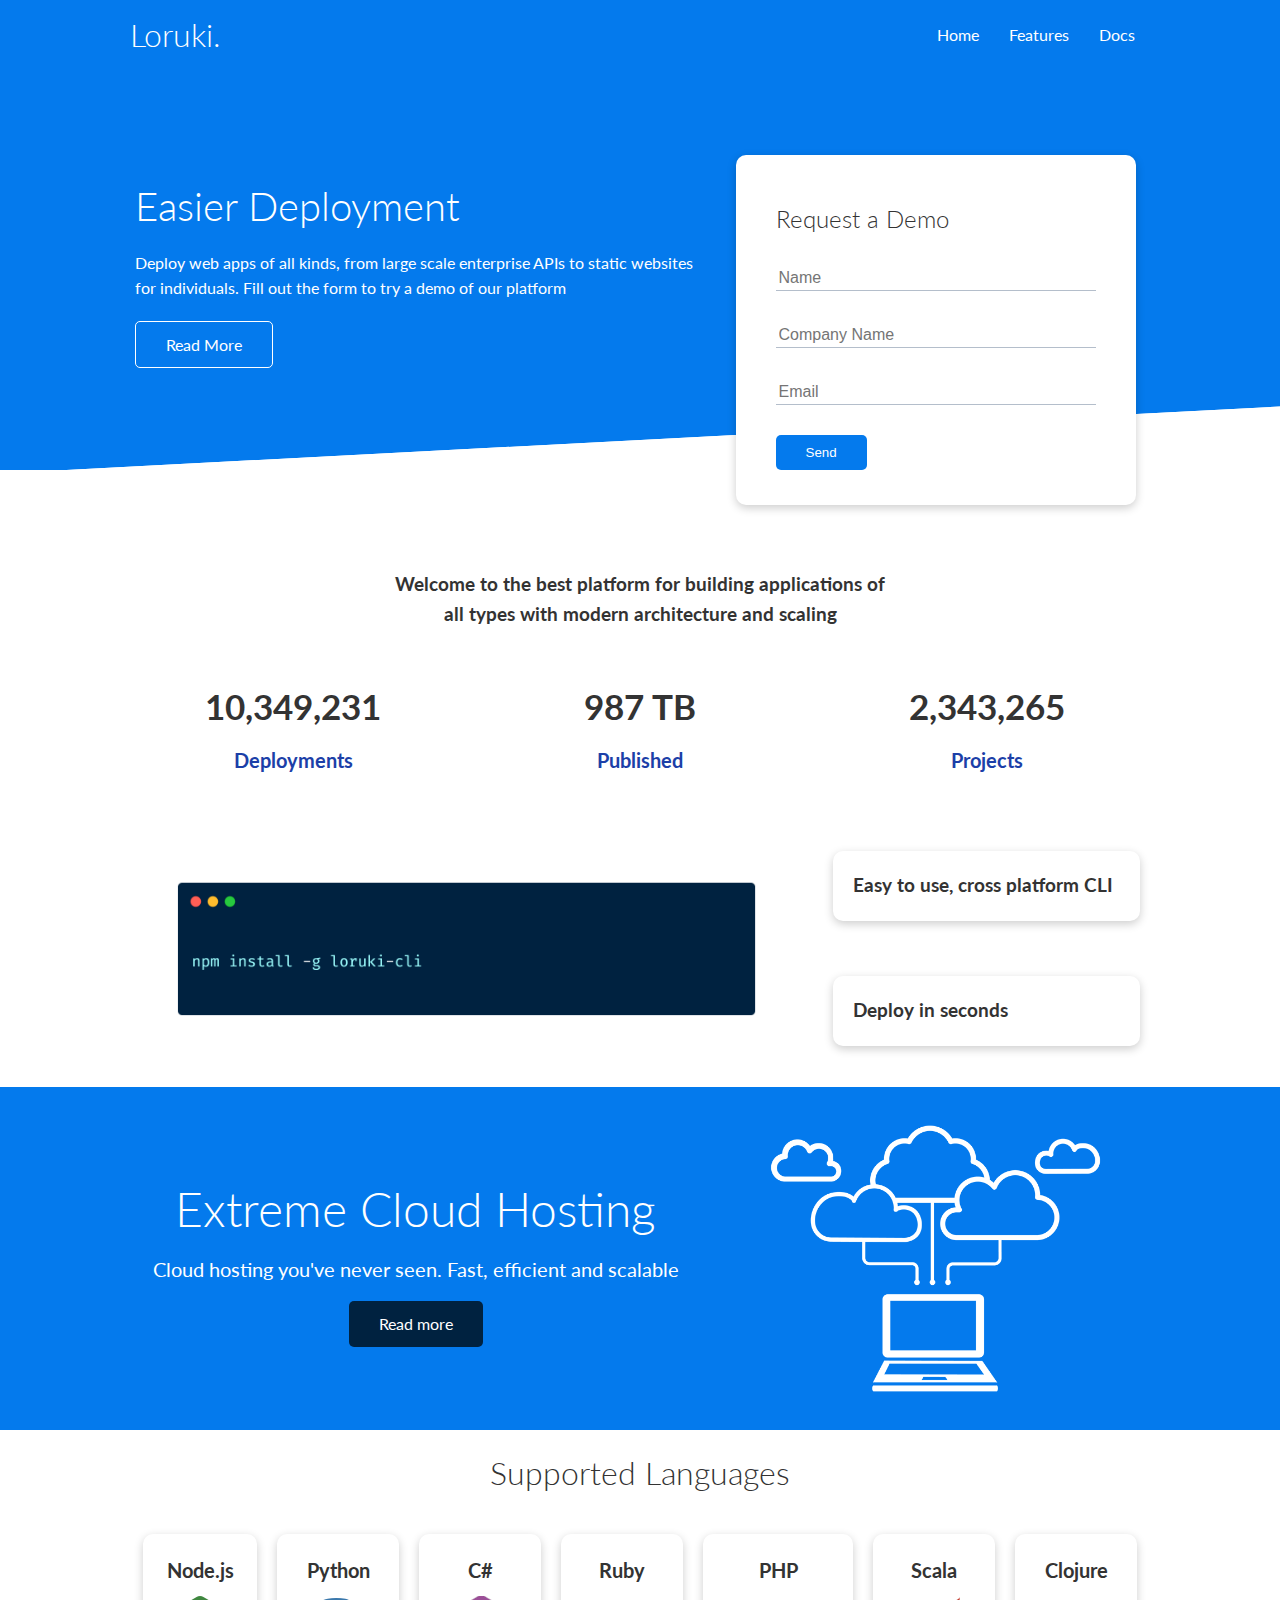
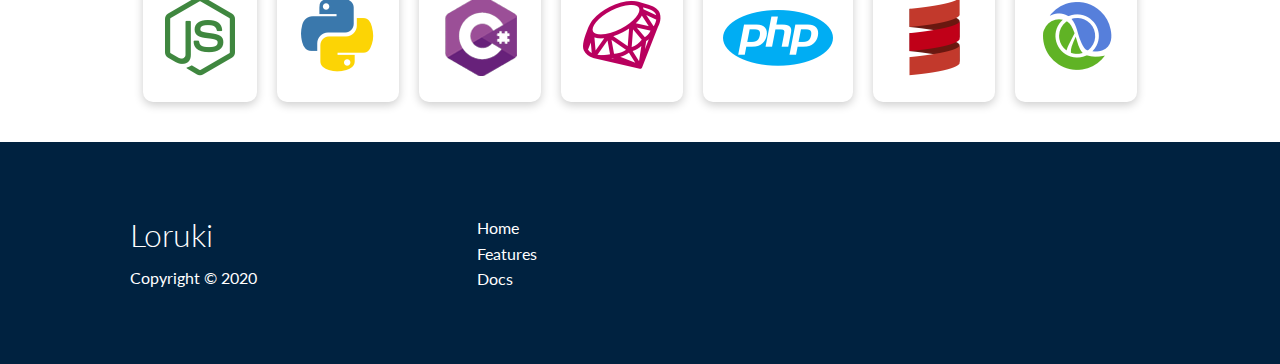
<file: index.html>
<!DOCTYPE html>
<html lang="en">
<head>
    <meta charset="UTF-8">
    <meta name="viewport" content="width=device-width, initial-scale=1.0">
    <link rel="stylesheet" href="https://cdnjs.cloudflare.com/ajax/libs/font-awesome/5.15.1/css/all.min.css" integrity="sha512-+4zCK9k+qNFUR5X+cKL9EIR+ZOhtIloNl9GIKS57V1MyNsYpYcUrUeQc9vNfzsWfV28IaLL3i96P9sdNyeRssA==" crossorigin="anonymous" />
    <link rel="stylesheet" href="css/utilities.css">
    <link rel="stylesheet" href="css/style.css">
    <title>Loruki | Cloud hosting for everyone</title>
</head>
<body>
    <div class="navbar">
        <div class="container flex">
            <h1 class="logo">Loruki.</h1>
            <nav>
                <ul>
                    <li><a href="index.html">Home</a></li>
                    <li><a href="features.html">Features</a></li>
                    <li><a href="docs.html">Docs</a></li>
                </ul>
            </nav>
        </div>
    </div>
    
    <section class="showcase">
        <div class="container grid">
            <div class="showcase-text">
                <h1>Easier Deployment</h1>
                <p>Deploy web apps of all kinds, from large scale enterprise APIs to static websites for individuals. Fill out the form to try a demo of our platform</p>
                <a href="features.html" class="btn btn-outline">Read More</a>
            </div>
            <div class="showcase-form card">
                <h2>Request a Demo</h2>
                <form name="contact" method="POST" data-netlify="true" netlify-honeypot="bot-field">
                    <input type="hidden" name="form-name" value="contact">
                    <div class="form-control">
                        <input type="text" name="name" placeholder="Name" required>
                    </div>
                    <div class="form-control">
                        <input type="text" name="company" placeholder="Company Name" required>
                    </div>
                    <div class="form-control">
                        <input type="email" name="email" placeholder="Email" required>
                    </div>
                    <input type="submit" value="Send" class="btn btn-primary">
                </form>
            </div>
        </div>
    </section>

    <!-- Stats -->
    <section class="stats">
        <div class="container">
            <h3 class="stats-heading text-center my-1">
                Welcome to the best platform for building applications of all types with modern architecture and scaling
            </h3>
            <div class="grid grid-3 text-center my-4">
                <div>
                    <i class="fas fa-server fa-3x"></i>
                    <h3>10,349,231</h3>
                    <p class="text-secondary">Deployments</p>
                </div>
                <div>
                    <i class="fas fa-upload fa-3x"></i>
                    <h3>987 TB</h3>
                    <p class="text-secondary">Published</p>
                </div>
                <div>
                    <i class="fas fa-project-diagram fa-3x"></i>
                    <h3>2,343,265</h3>
                    <p class="text-secondary">Projects</p>
                </div>
            </div>
        </div>
    </section>

    <section class="cli">
        <div class="container grid">
            <img src="images/cli.png" alt="">
            <div class="card">
                <h3>Easy to use, cross platform CLI</h3>
            </div>
            <div class="card">
                <h3>Deploy in seconds</h3>
            </div>
        </div>
    </section>
    
    <section class="cloud bg-primary my-2 py-2">
        <div class="container grid">
            <div class="text-center">
                <h2 class="lg">Extreme Cloud Hosting</h2>
                <p class="lead my-1">Cloud hosting you've never seen. Fast, efficient and scalable</p>
                <a href="features.html" class="btn btn-dark">Read more</a>
            </div>
            <img src="images/cloud.png" alt="">
        </div>
    </section>

    <!-- Languages -->
    <section class="languages">
        <h2 class="md text-center my-2">
            Supported Languages
        </h2>
        <div class="container flex">
            <div class="card">
                <h4>Node.js</h4>
                <img src="images/logos/node.png" alt="">
            </div>
            <div class="card">
                <h4>Python</h4>
                <img src="images/logos/python.png" alt="">
              </div>
              <div class="card">
                <h4>C#</h4>
                <img src="images/logos/csharp.png" alt="">
              </div>
              <div class="card">
                <h4>Ruby</h4>
                <img src="images/logos/ruby.png" alt="">
              </div>
              <div class="card">
                <h4>PHP</h4>
                <img src="images/logos/php.png" alt="">
              </div>
              <div class="card">
                <h4>Scala</h4>
                <img src="images/logos/scala.png" alt="">
              </div>
              <div class="card">
                <h4>Clojure</h4>
                <img src="images/logos/clojure.png" alt="">
              </div>
        </div>
    </section>

    <footer class="footer bg-dark py-5">
        <div class="container grid grid-3">
            <div>
                <h1>Loruki</h1>
                <p>Copyright &copy; 2020</p>
            </div>
            <nav>
                <ul>
                    <li><a href="index.html">Home</a></li>
                    <li><a href="features.html">Features</a></li>
                    <li><a href="docs.html">Docs</a></li>
                </ul>
            </nav>
            <div class="social">
                <a href="#"><i class="fab fa-twitter fa-2x"></i></a>
                <a href="#"><i class="fab fa-facebook fa-2x"></i></a>
                <a href="#"><i class="fab fa-github fa-2x"></i></a>
                <a href="#"><i class="fab fa-instagram fa-2x"></i></a>
            </div>
        </div>
    </footer>
</body>
</html>
</file>
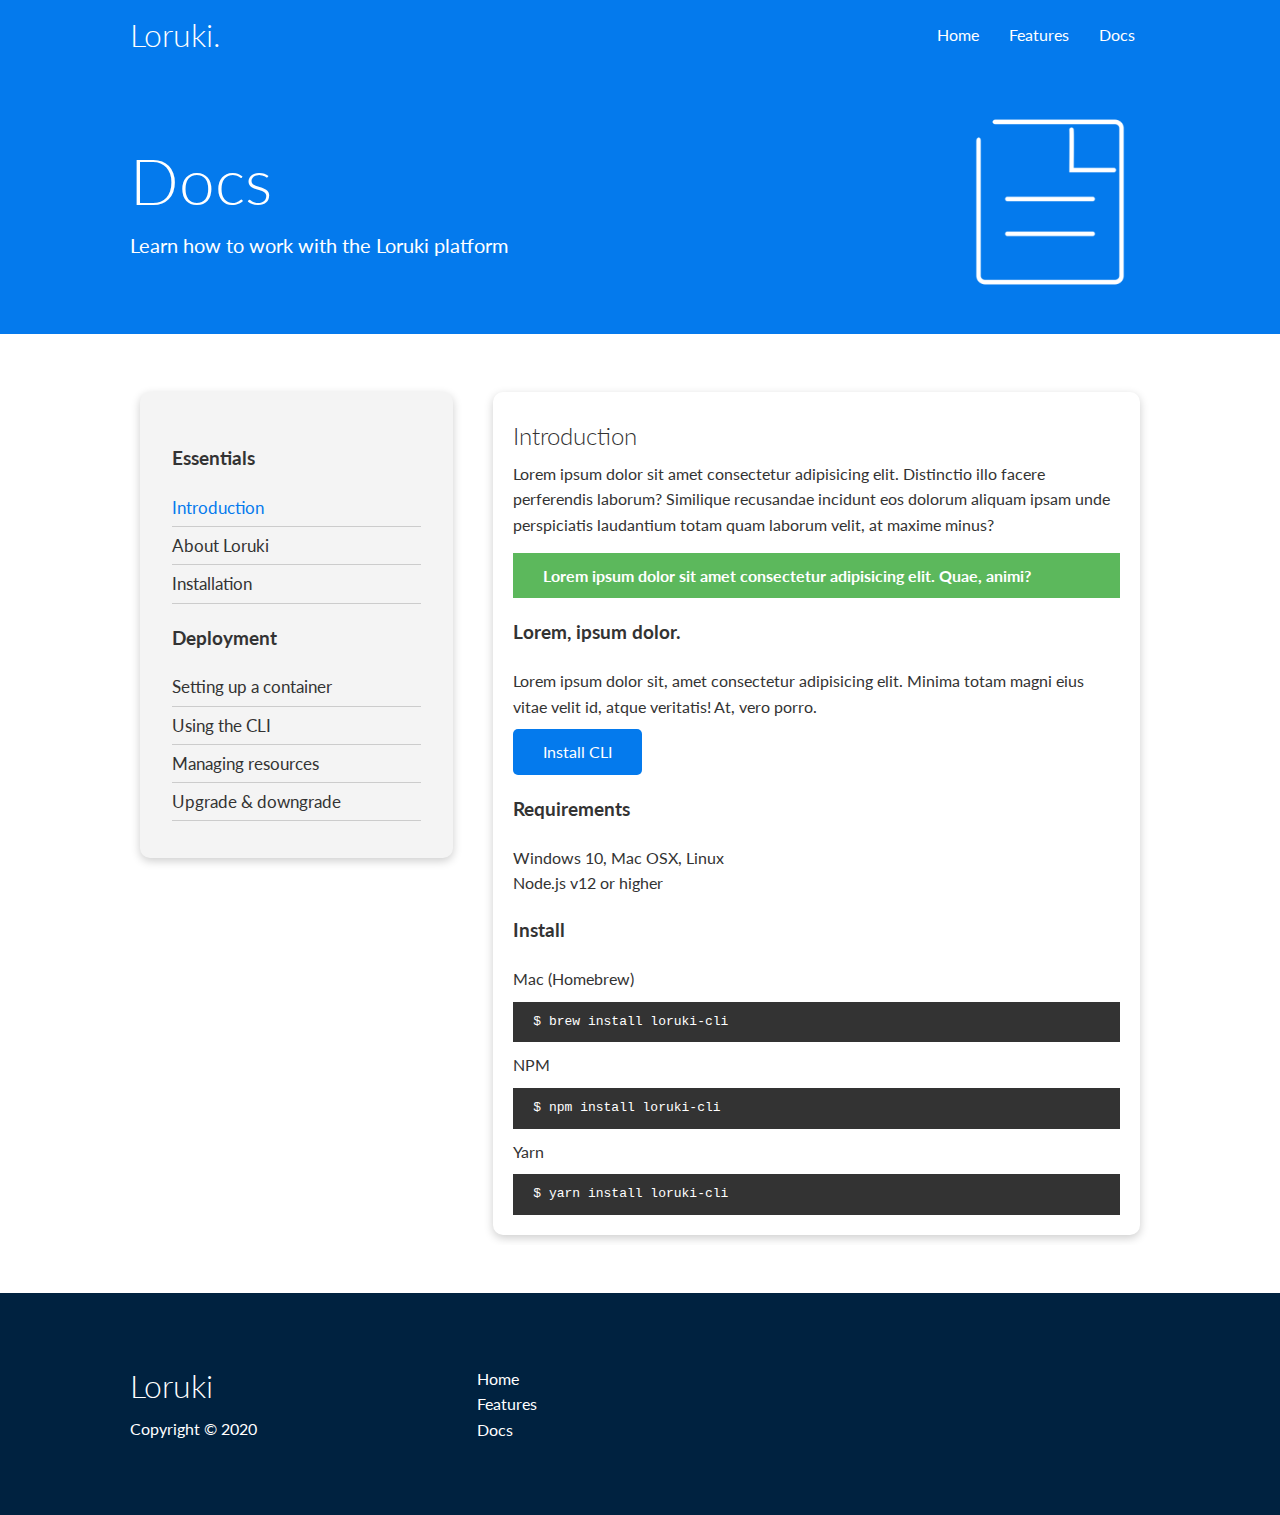
<file: docs.html>
<!DOCTYPE html>
<html lang="en">
<head>
    <meta charset="UTF-8">
    <meta name="viewport" content="width=device-width, initial-scale=1.0">
    <link rel="stylesheet" href="https://cdnjs.cloudflare.com/ajax/libs/font-awesome/5.15.1/css/all.min.css" integrity="sha512-+4zCK9k+qNFUR5X+cKL9EIR+ZOhtIloNl9GIKS57V1MyNsYpYcUrUeQc9vNfzsWfV28IaLL3i96P9sdNyeRssA==" crossorigin="anonymous" />
    <link rel="stylesheet" href="css/utilities.css">
    <link rel="stylesheet" href="css/style.css">
    <title>Loruki | Cloud hosting for everyone</title>
</head>
<body>
    <div class="navbar">
        <div class="container flex">
            <h1 class="logo">Loruki.</h1>
            <nav>
                <ul>
                    <li><a href="index.html">Home</a></li>
                    <li><a href="features.html">Features</a></li>
                    <li><a href="docs.html">Docs</a></li>
                </ul>
            </nav>
        </div>
    </div>

<!-- Head -->
    <section class="docs-head bg-primary py-3">
        <div class="container grid">
            <div>
                <h1 class="xl">Docs</h1>
                <p class="lead">
                   Learn how to work with the Loruki platform
                </p>
            </div>
            <img src="images/docs.png" alt="">
        </div>
    </section>

 <!-- Docs main -->
 <section class="docs-main my-4">
     <div class="container grid">
         <div class="card bg-light p-3">
             <h3 class="my-2">Essentials</h3>
             <nav>
                <ul>
                    <li><a class="text-primary" href="#">Introduction</a></li>
                    <li><a href="#">About Loruki</a></li>
                    <li><a href="#">Installation</a></li>
                </ul>
            </nav>
            <h3 class="my-2">Deployment</h3>
            <nav>
                <ul>
                    <li><a href="#">Setting up a container</a></li>
                        <li><a href="#">Using the CLI</a></li>
                        <li><a href="#">Managing resources</a></li>
                        <li><a href="#">Upgrade & downgrade</a></li>
                </ul>
            </nav>
         </div>
         <div class="card">
            <h2>Introduction</h2>
            <p>Lorem ipsum dolor sit amet consectetur adipisicing elit. Distinctio illo facere perferendis laborum? Similique recusandae incidunt eos dolorum aliquam ipsam unde perspiciatis laudantium totam quam laborum velit, at maxime minus?</p>

            <div class="alert alert-success">
                <i class="fas fa-info"></i> Lorem ipsum dolor sit amet consectetur adipisicing elit. Quae, animi?
            </div>

            <h3>Lorem, ipsum dolor.</h3>
            <p>Lorem ipsum dolor sit, amet consectetur adipisicing elit. Minima totam magni eius vitae velit id, atque veritatis! At, vero porro.</p>
            <a href="#" class="btn btn-primary">Install CLI</a>

            <h3>Requirements</h3>
            <ul>
                <li>Windows 10, Mac OSX, Linux</li>
                <li>Node.js v12 or higher</li>
            </ul>

            <h3>Install</h3>
            <p>Mac (Homebrew)</p>
            <pre><code>$ brew install loruki-cli</code></pre>
            <p>NPM</p>
            <pre><code>$ npm install loruki-cli</code></pre>
            <p>Yarn</p>
            <pre><code>$ yarn install loruki-cli</code></pre>

         </div>
     </div>
 </section>


    <footer class="footer bg-dark py-5">
        <div class="container grid grid-3">
            <div>
                <h1>Loruki</h1>
                <p>Copyright &copy; 2020</p>
            </div>
            <nav>
                <ul>
                    <li><a href="index.html">Home</a></li>
                    <li><a href="features.html">Features</a></li>
                    <li><a href="docs.html">Docs</a></li>
                </ul>
            </nav>
            <div class="social">
                <a href="#"><i class="fab fa-twitter fa-2x"></i></a>
                <a href="#"><i class="fab fa-facebook fa-2x"></i></a>
                <a href="#"><i class="fab fa-github fa-2x"></i></a>
                <a href="#"><i class="fab fa-instagram fa-2x"></i></a>
            </div>
        </div>
    </footer>
</body>
</html>
</file>
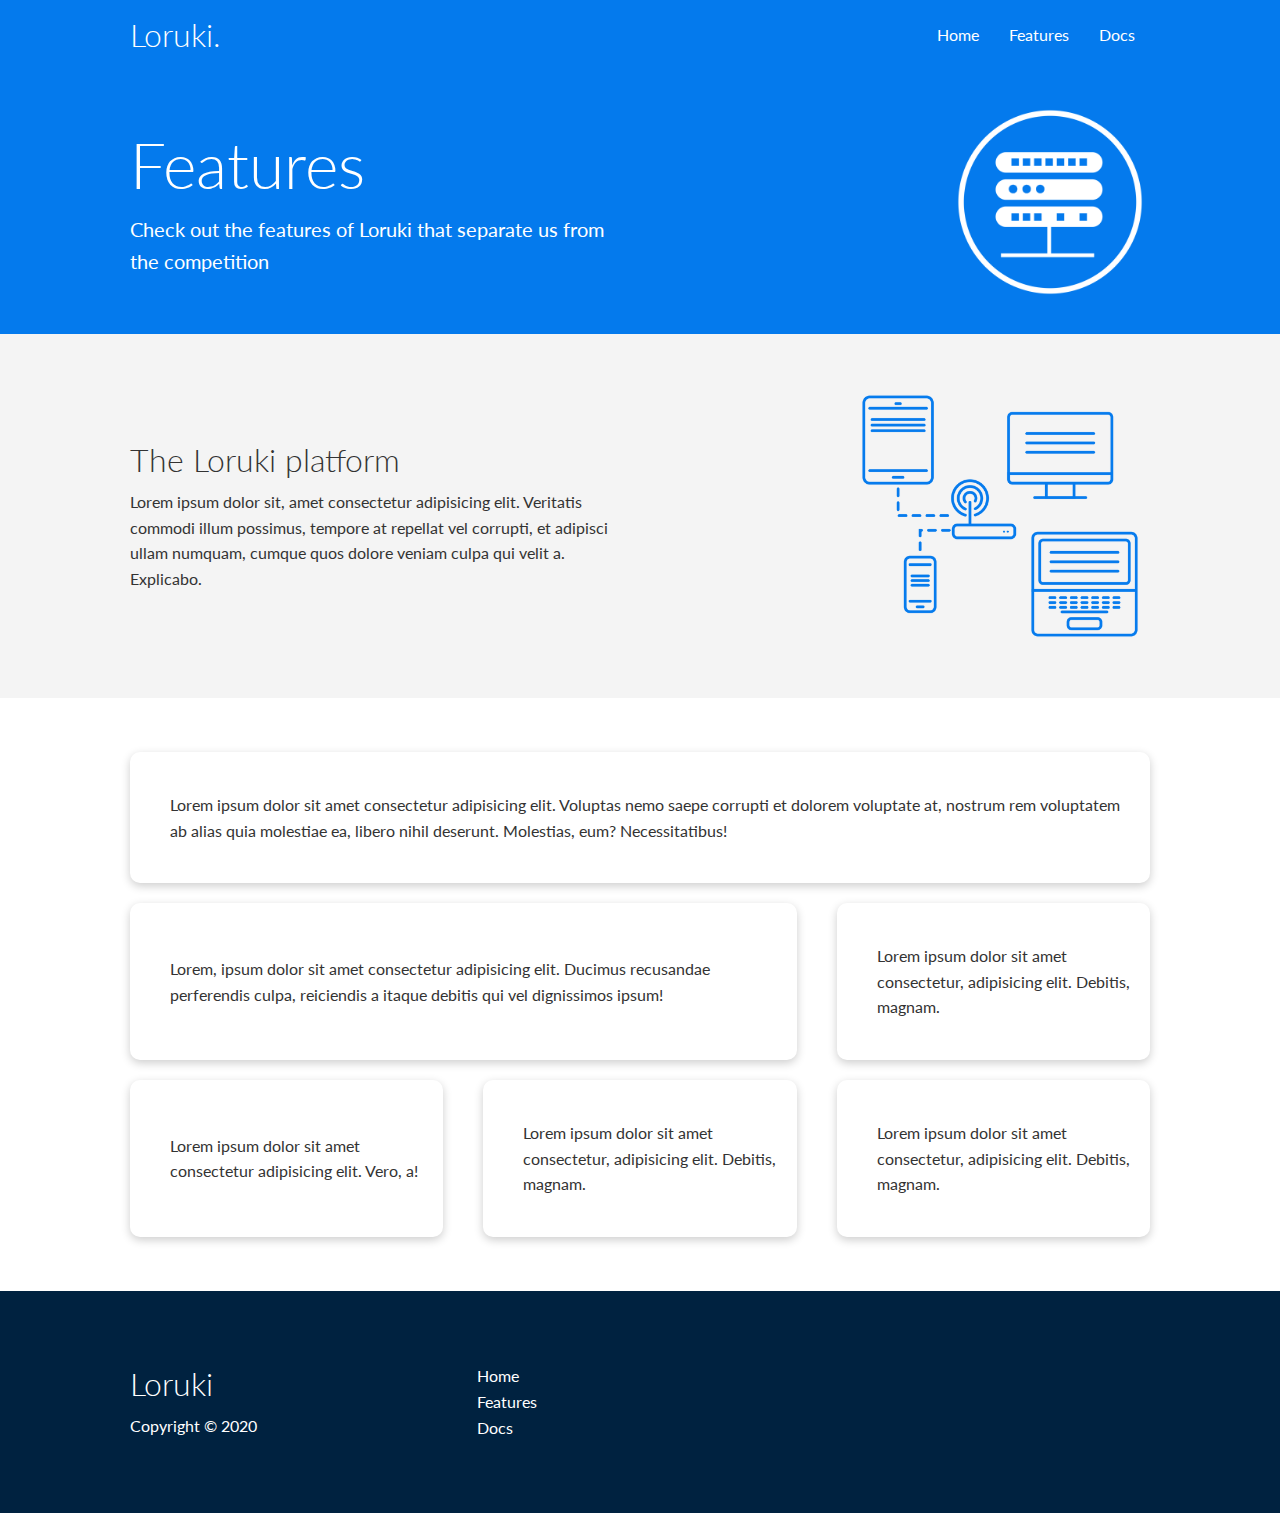
<file: features.html>
<!DOCTYPE html>
<html lang="en">
<head>
    <meta charset="UTF-8">
    <meta name="viewport" content="width=device-width, initial-scale=1.0">
    <link rel="stylesheet" href="https://cdnjs.cloudflare.com/ajax/libs/font-awesome/5.15.1/css/all.min.css" integrity="sha512-+4zCK9k+qNFUR5X+cKL9EIR+ZOhtIloNl9GIKS57V1MyNsYpYcUrUeQc9vNfzsWfV28IaLL3i96P9sdNyeRssA==" crossorigin="anonymous" />
    <link rel="stylesheet" href="css/utilities.css">
    <link rel="stylesheet" href="css/style.css">
    <title>Loruki | Cloud hosting for everyone</title>
</head>
<body>
    <div class="navbar">
        <div class="container flex">
            <h1 class="logo">Loruki.</h1>
            <nav>
                <ul>
                    <li><a href="index.html">Home</a></li>
                    <li><a href="features.html">Features</a></li>
                    <li><a href="docs.html">Docs</a></li>
                </ul>
            </nav>
        </div>
    </div>

<!-- Head -->
    <section class="features-head bg-primary py-3">
        <div class="container grid">
            <div>
                <h1 class="xl">Features</h1>
                <p class="lead">
                    Check out the features of Loruki that separate us from the
						competition
                </p>
            </div>
            <img src="images/server.png" alt="">
        </div>
    </section>

<!-- Sub head -->
<section class="features-sub-head bg-light py-3">
    <div class="container grid">
        <div>
            <h1 class="md">The Loruki platform</h1>
            <p >
                Lorem ipsum dolor sit, amet consectetur adipisicing elit. Veritatis commodi illum possimus, tempore at repellat vel corrupti, et adipisci ullam numquam, cumque quos dolore veniam culpa qui velit a. Explicabo.
            </p>
        </div>
        <img src="images/server2.png" alt="">
    </div>
</section>

<!-- Main -->
<section class="features-main my-2">
    <div class="container grid grid-3">
        <div class="card flex">
                <i class="fas fa-server fa-3x"></i>
                <p>Lorem ipsum dolor sit amet consectetur adipisicing elit. Voluptas nemo saepe corrupti et dolorem voluptate at, nostrum rem voluptatem ab alias quia molestiae ea, libero nihil deserunt. Molestias, eum? Necessitatibus!</p>
        </div>
        <div class="card flex">
            <i class="fas fa-network-wired fa-3x"></i>
            <p>
                Lorem, ipsum dolor sit amet consectetur adipisicing elit. Ducimus
                recusandae perferendis culpa, reiciendis a itaque debitis qui vel
                dignissimos ipsum!
            </p>
        </div>
        <div class="card flex">
            <i class="fas fa-laptop-code fa-3x"></i>
            <p>
                Lorem ipsum dolor sit amet consectetur, adipisicing elit. Debitis,
                magnam.
            </p>
        </div>
        <div class="card flex">
            <i class="fas fa-database fa-3x"></i>
            <p>
                Lorem ipsum dolor sit amet consectetur adipisicing elit. Vero, a!
            </p>
        </div>
        <div class="card flex">
            <i class="fas fa-power-off fa-3x"></i>
            <p>
                Lorem ipsum dolor sit amet consectetur, adipisicing elit. Debitis,
                magnam.
            </p>
        </div>
        <div class="card flex">
            <i class="fas fa-upload fa-3x"></i>
            <p>
                Lorem ipsum dolor sit amet consectetur, adipisicing elit. Debitis,
                magnam.
            </p>
        </div>
    </div>
</section>
    
    <footer class="footer bg-dark py-5">
        <div class="container grid grid-3">
            <div>
                <h1>Loruki</h1>
                <p>Copyright &copy; 2020</p>
            </div>
            <nav>
                <ul>
                    <li><a href="index.html">Home</a></li>
                    <li><a href="features.html">Features</a></li>
                    <li><a href="docs.html">Docs</a></li>
                </ul>
            </nav>
            <div class="social">
                <a href="#"><i class="fab fa-twitter fa-2x"></i></a>
                <a href="#"><i class="fab fa-facebook fa-2x"></i></a>
                <a href="#"><i class="fab fa-github fa-2x"></i></a>
                <a href="#"><i class="fab fa-instagram fa-2x"></i></a>
            </div>
        </div>
    </footer>
</body>
</html>
</file>
<file: css/utilities.css>
.container {
    max-width: 1100px;
    margin: 0 auto;
    overflow: auto;
    padding: 0 40px;
  }
  
  .card {
    background-color: #fff;
    color: #333;
    border-radius: 10px;
    box-shadow: 0 3px 10px rgba(0, 0, 0, 0.2);
    padding: 20px;
    margin: 10px;
  }
  
  .btn {
    display: inline-block;
    padding: 10px 30px;
    cursor: pointer;
    background: var(--primary-color);
    color: #fff;
    border: none;
    border-radius: 5px;
  }
  
  .btn-outline {
    background-color: transparent;
    border: 1px #fff solid;
  }
  
  .btn:hover {
    transform: scale(0.98);
  }
  
  /* Backgrounds & colored buttons */
  .bg-primary,
  .btn-primary {
    background-color: var(--primary-color);
    color: #fff;
  }
  
  .bg-secondary,
  .btn-secondary {
    background-color: var(--secondary-color);
    color: #fff;
  }
  
  .bg-dark,
  .btn-dark {
    background-color: var(--dark-color);
    color: #fff;
  }
  
  .bg-light,
  .btn-light {
    background-color: var(--light-color);
    color: #333;
  }
  
  .bg-primary a,
  .btn-primary a,
  .bg-secondary a,
  .btn-secondary a,
  .bg-dark a,
  .btn-dark a {
    color: #fff;
  }
  
  /* Text colors */
  .text-primary {
    color: var(--primary-color);
  }
  
  .text-secondary {
    color: var(--secondary-color);
  }
  
  .text-dark {
    color: var(--dark-color);
  }
  
  .text-light {
    color: var(--light-color);
  }
  
  /* Text sizes */
  .lead {
    font-size: 20px;
  }
  
  .sm {
    font-size: 1rem;
  }
  
  .md {
    font-size: 2rem;
  }
  
  .lg {
    font-size: 3rem;
  }
  
  .xl {
    font-size: 4rem;
  }
  
  .text-center {
    text-align: center;
  }
  
  /* Alert */
  .alert {
    background-color: var(--light-color);
    padding: 10px 20px;
    font-weight: bold;
    margin: 15px 0;
  }
  
  .alert i {
    margin-right: 10px;
  }
  
  .alert-success {
    background-color: var(--success-color);
    color: #fff;
  }
  
  .alert-error {
    background-color: var(--error-color);
    color: #fff;
  }
  
  .flex {
    display: flex;
    justify-content: center;
    align-items: center;
    height: 100%;
  }
  
  .grid {
    display: grid;
    grid-template-columns: repeat(2, 1fr);
    gap: 20px;
    justify-content: center;
    align-items: center;
    height: 100%;
  }
  
  .grid-3 {
    grid-template-columns: repeat(3, 1fr);
  }
  
  /* Margin */
  .my-1 {
    margin: 1rem 0;
  }
  
  .my-2 {
    margin: 1.5rem 0;
  }
  
  .my-3 {
    margin: 2rem 0;
  }
  
  .my-4 {
    margin: 3rem 0;
  }
  
  .my-5 {
    margin: 4rem 0;
  }
  
  .m-1 {
    margin: 1rem;
  }
  
  .m-2 {
    margin: 1.5rem;
  }
  
  .m-3 {
    margin: 2rem;
  }
  
  .m-4 {
    margin: 3rem;
  }
  
  .m-5 {
    margin: 4rem;
  }
  
  /* Padding */
  .py-1 {
    padding: 1rem 0;
  }
  
  .py-2 {
    padding: 1.5rem 0;
  }
  
  .py-3 {
    padding: 2rem 0;
  }
  
  .py-4 {
    padding: 3rem 0;
  }
  
  .py-5 {
    padding: 4rem 0;
  }
  
  .p-1 {
    padding: 1rem;
  }
  
  .p-2 {
    padding: 1.5rem;
  }
  
  .p-3 {
    padding: 2rem;
  }
  
  .p-4 {
    padding: 3rem;
  }
  
  .p-5 {
    padding: 4rem;
  }
</file>
<file: css/style.css>
@import url('https://fonts.googleapis.com/css2?family=Lato:wght@300&display=swap');

:root {
  --primary-color: #047aed;
  --secondary-color: #1c3fa8;
  --dark-color: #002240;
  --light-color: #f4f4f4;
  --success-color: #5cb85c;
  --error-color: #d9534f;
}

* {
  box-sizing: border-box;
  padding: 0;
  margin: 0;
}

body {
  font-family: 'Lato', sans-serif;
  color: #333;
  line-height: 1.6;
  overflow-x: hidden;
}

ul {
  list-style-type: none;
}

a {
  text-decoration: none;
  color: #333;
}

h1,
h2 {
  font-weight: 300;
  line-height: 1.2;
  margin: 10px 0;
}

p {
  margin: 10px 0;
}

img {
  width: 100%;
}

code,
pre {
  background: #333;
  color: #fff;
  padding: 10px;
}

.hidden {
  visibility: hidden;
  height: 0;
}

/* Navbar */
.navbar {
  background-color: var(--primary-color);
  color: #fff;
  height: 70px;
}

.navbar ul {
  display: flex;
}

.navbar a {
  color: #fff;
  padding: 10px;
  margin: 0 5px;
}

.navbar a:hover {
  border-bottom: 2px #fff solid;
}

.navbar .flex {
  justify-content: space-between;
}

/* Showcase */
.showcase {
  height: 400px;
  background-color: var(--primary-color);
  color: #fff;
  position: relative;
}

.showcase h1 {
  font-size: 40px;
}

.showcase p {
  margin: 20px 0;
}

.showcase .grid {
  overflow: visible;
  grid-template-columns: 55% auto;
  gap: 30px;
}

.showcase-text {
  animation: slideInFromLeft 1s ease-in;
}

.showcase-form {
  position: relative;
  top: 60px;
  height: 350px;
  width: 400px;
  padding: 40px;
  z-index: 100;
  justify-self: flex-end;
  animation: slideInFromRight 1s ease-in;
}

.showcase-form .form-control {
  margin: 30px 0;
}

.showcase-form input[type='text'],
.showcase-form input[type='email'] {
  border: 0;
  border-bottom: 1px solid #b4becb;
  width: 100%;
  padding: 3px;
  font-size: 16px;
}

.showcase-form input:focus {
  outline: none;
}

.showcase::before,
.showcase::after {
  content: '';
  position: absolute;
  height: 100px;
  bottom: -70px;
  right: 0;
  left: 0;
  background: #fff;
  transform: skewY(-3deg);
  -webkit-transform: skewY(-3deg);
  -moz-transform: skewY(-3deg);
  -ms-transform: skewY(-3deg);
}

/* Stats */
.stats {
  padding-top: 100px;
  animation: slideInFromBottom 1s ease-in;
}

.stats-heading {
  max-width: 500px;
  margin: auto;
}

.stats .grid h3 {
  font-size: 35px;
}

.stats .grid p {
  font-size: 20px;
  font-weight: bold;
}

/* Cli */
.cli .grid {
  grid-template-columns: repeat(3, 1fr);
  grid-template-rows: repeat(2, 1fr);
}

.cli .grid > *:first-child {
  grid-column: 1 / span 2;
  grid-row: 1 / span 2;
}

/* Cloud */
.cloud .grid {
  grid-template-columns: 4fr 3fr;
}

/* Languages */

.languages .flex {
  flex-wrap: wrap;
}

.languages .card {
  text-align: center;
  margin: 18px 10px 40px;
  transition: transform 0.2s ease-in;
}

.languages .card h4 {
  font-size: 20px;
  margin-bottom: 10px;
}

.languages .card:hover {
  transform: translateY(-15px);
}

/* Features */
.features-head img,
.docs-head img {
  width: 200px;
  justify-self: flex-end;
}

.features-sub-head img {
  width: 300px;
  justify-self: flex-end;
}

.features-main .card > i {
  margin-right: 20px;
}

.features-main .grid {
  padding: 30px;
}

.features-main .grid > *:first-child {
  grid-column: 1 / span 3;
}

.features-main .grid > *:nth-child(2) {
  grid-column: 1 / span 2;
}

/* Docs */
.docs-main h3 {
  margin: 20px 0;
}

.docs-main .grid {
  grid-template-columns: 1fr 2fr;
  align-items: flex-start;
}

.docs-main nav li {
  font-size: 17px;
  padding-bottom: 5px;
  margin-bottom: 5px;
  border-bottom: 1px #ccc solid;
}

.docs-main a:hover {
  font-weight: bold;
}

/* Footer */
.footer .social a {
  margin: 0 10px;
}

/* Animations */
@keyframes slideInFromLeft {
  0% {
    transform: translateX(-100%);
  }

  100% {
    transform: translateX(0);
  }
}

@keyframes slideInFromRight {
  0% {
    transform: translateX(100%);
  }

  100% {
    transform: translateX(0);
  }
}

@keyframes slideInFromTop {
  0% {
    transform: translateY(-100%);
  }

  100% {
    transform: translateX(0);
  }
}

@keyframes slideInFromBottom {
  0% {
    transform: translateY(100%);
  }

  100% {
    transform: translateX(0);
  }
}

/* Tablets and under */
@media (max-width: 768px) {
  .grid,
  .showcase .grid,
  .stats .grid,
  .cli .grid,
  .cloud .grid,
  .features-main .grid,
  .docs-main .grid {
    grid-template-columns: 1fr;
    grid-template-rows: 1fr;
  }

  .showcase {
    height: auto;
  }

  .showcase-text {
    text-align: center;
    margin-top: 40px;
    animation: slideInFromTop 1s ease-in;
  }

  .showcase-form {
    justify-self: center;
    margin: auto;
    animation: slideInFromBottom 1s ease-in;
  }

  .cli .grid > *:first-child {
    grid-column: 1;
    grid-row: 1;
  }

  .features-head,
  .features-sub-head,
  .docs-head {
    text-align: center;
  }

  .features-head img,
  .features-sub-head img,
  .docs-head img {
    justify-self: center;
  }

  .features-main .grid > *:first-child,
  .features-main .grid > *:nth-child(2) {
    grid-column: 1;
  }
}

/* Mobile */
@media (max-width: 500px) {
  .navbar {
    height: 110px;
  }

  .navbar .flex {
    flex-direction: column;
    overflow: hidden;
  }

  .navbar ul {
    padding: 10px;
    background-color: rgba(0, 0, 0, 0.1);
  }
  
  .showcase-form {
    width: 300px;
  }
}
</file>
